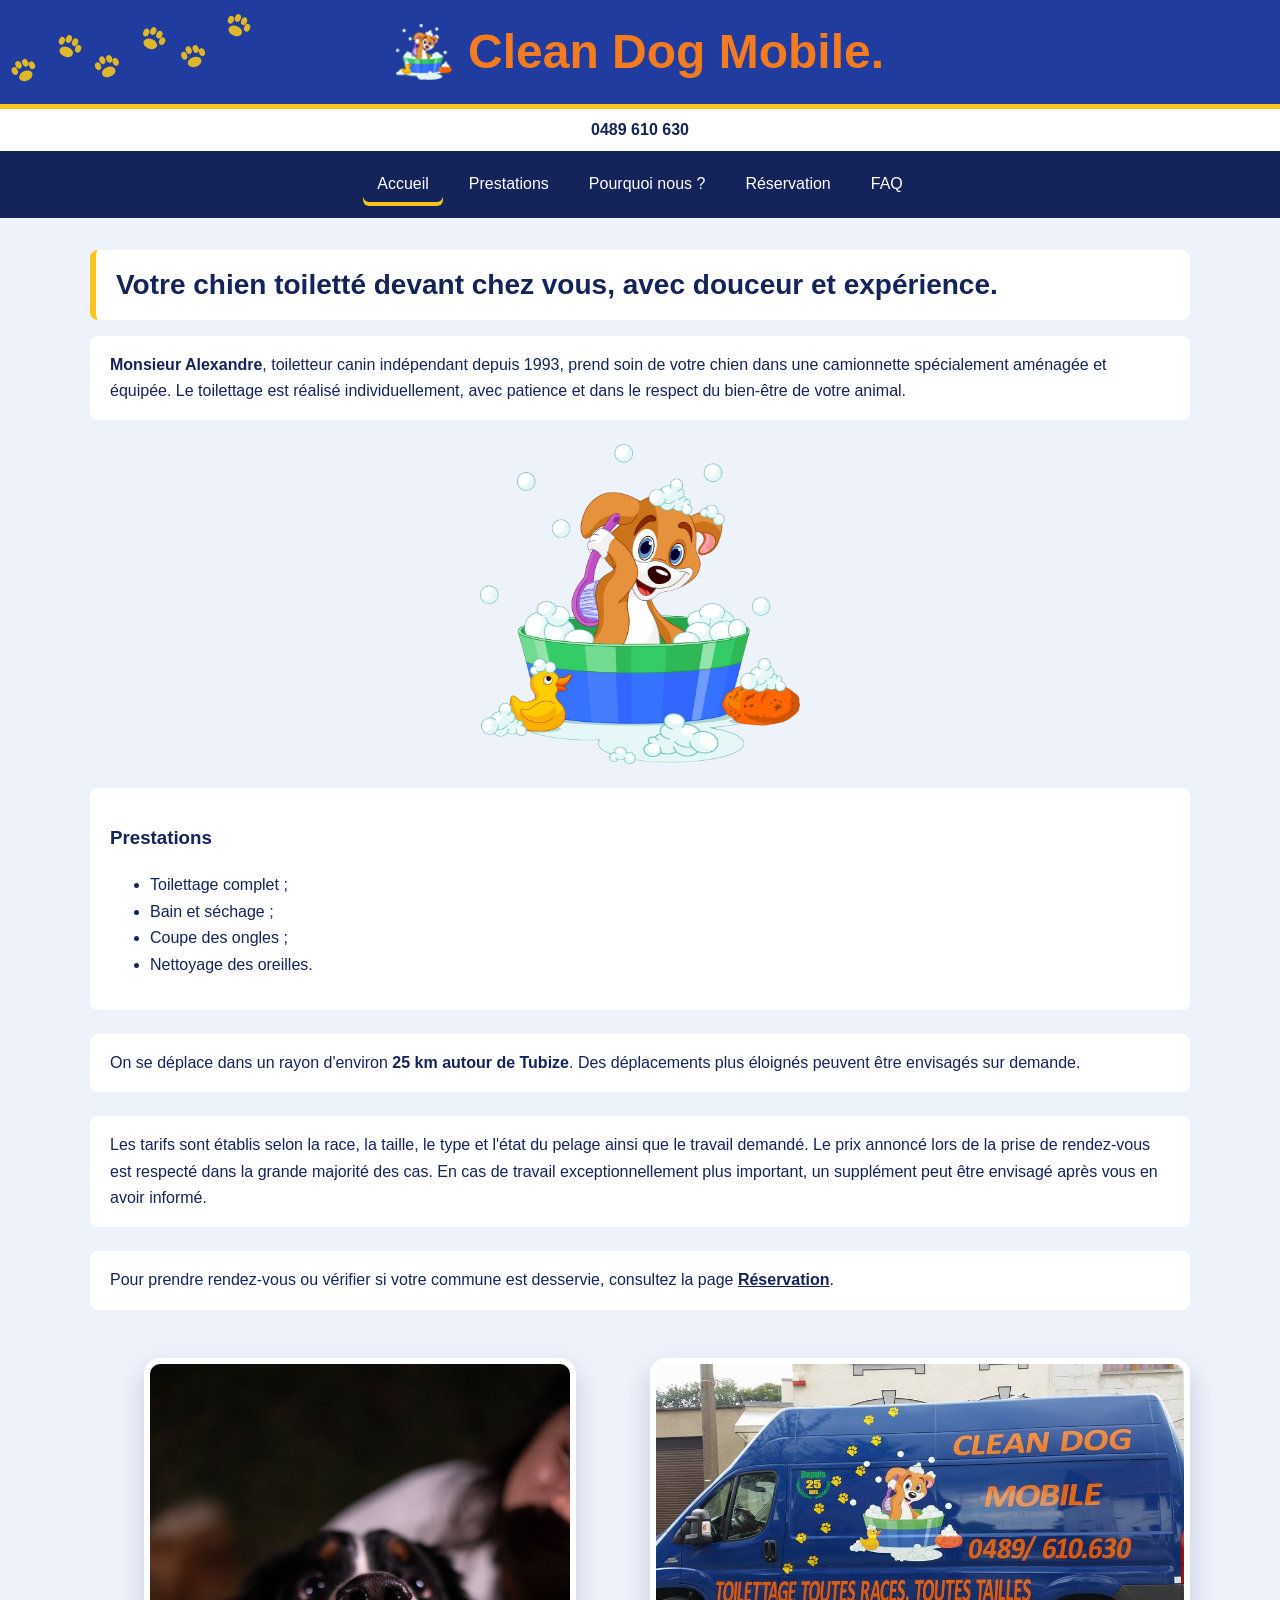
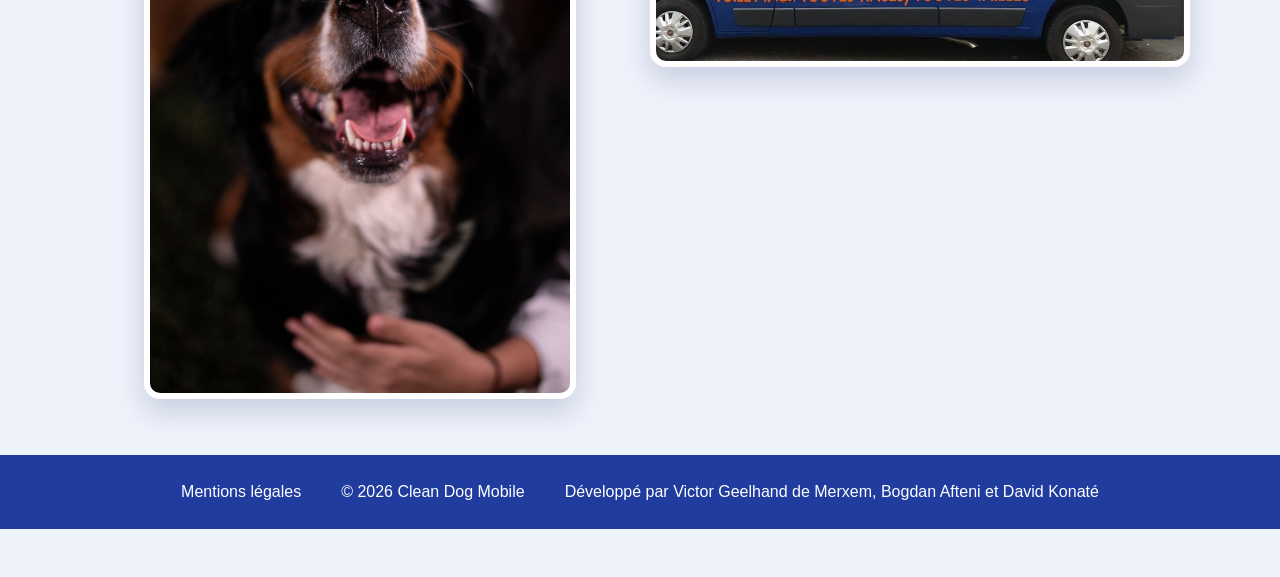
<file: index.html>
<!DOCTYPE html>
<html lang="fr">
<head>
    <meta charset="UTF-8">
    <meta name="viewport" content="width=device-width, initial-scale=1.0">
    <link rel="icon" type="image/png" sizes="48x48" href="IMG/favicon.png">
    <link rel="stylesheet" href="style.css">
    <title>Clean Dog Mobile — Toilettage canin à domicile</title>
</head>
<body>
    <header>
        <h1 class="titre"><img class="mascotte-entete" src="IMG/favicon.png" alt="">Clean Dog Mobile.</h1>
        <a class="telephone-entete" href="tel:+32489610630">0489 610 630</a>
        <nav class="navigation" aria-label="Navigation principale">
            <a href="index.html" aria-current="page">Accueil</a>
            <a href="prestations.html">Prestations</a>
            <a href="pourquoi.html">Pourquoi nous ?</a>
            <a href="reservation.html">Réservation</a>
            <a href="faq.html">FAQ</a>
        </nav>
    </header>
    <main>
        <h2 class="sous-titre">Votre chien toiletté devant chez vous, avec douceur et expérience.</h2>
        <p class="paragraphe"><strong>Monsieur Alexandre</strong>, toiletteur canin indépendant depuis 1993, prend soin de votre chien dans une camionnette spécialement aménagée et équipée. Le toilettage est réalisé individuellement, avec patience et dans le respect du bien-être de votre animal.</p>
        <img class="logo" src="IMG/Logo%20transparent.png" alt="Logo Clean Dog Mobile : un chien dans son bain">
        <section class="paragraphe">
            <h3>Prestations</h3>
            <ul>
                <li>Toilettage complet ;</li>
                <li>Bain et séchage ;</li>
                <li>Coupe des ongles ;</li>
                <li>Nettoyage des oreilles.</li>
            </ul>
        </section>
        <p class="paragraphe">On se déplace dans un rayon d'environ <strong>25 km autour de Tubize</strong>. Des déplacements plus éloignés peuvent être envisagés sur demande.</p>
        <p class="paragraphe">Les tarifs sont établis selon la race, la taille, le type et l'état du pelage ainsi que le travail demandé. Le prix annoncé lors de la prise de rendez-vous est respecté dans la grande majorité des cas. En cas de travail exceptionnellement plus important, un supplément peut être envisagé après vous en avoir informé.</p>
        <p class="paragraphe">Pour prendre rendez-vous ou vérifier si votre commune est desservie, consultez la page <a href="reservation.html">Réservation</a>.</p>
        <div class="images-accueil">
            <img class="image" src="IMG/pexels-ivan-garfias-893137719-30166884.jpg" alt="Un chien toiletté" width="250" height="150">
            <img class="image" src="IMG/camionnette.jpg" alt="Un chien toiletté" width="500" height="300">
        </div>
    </main>
    <a class="appel-mobile" href="tel:+32489610630" aria-label="Appeler Clean Dog Mobile au 0489 610 630">Appeler — 0489 610 630</a>
    <footer class="pied-page">
        <a href="mentions.html">Mentions légales</a>
        <span class="copyright">© 2026 Clean Dog Mobile</span>
        <span class="credits">Développé par Victor Geelhand de Merxem, Bogdan Afteni et David Konaté</span>
    </footer>
</body>
</html>
</file>
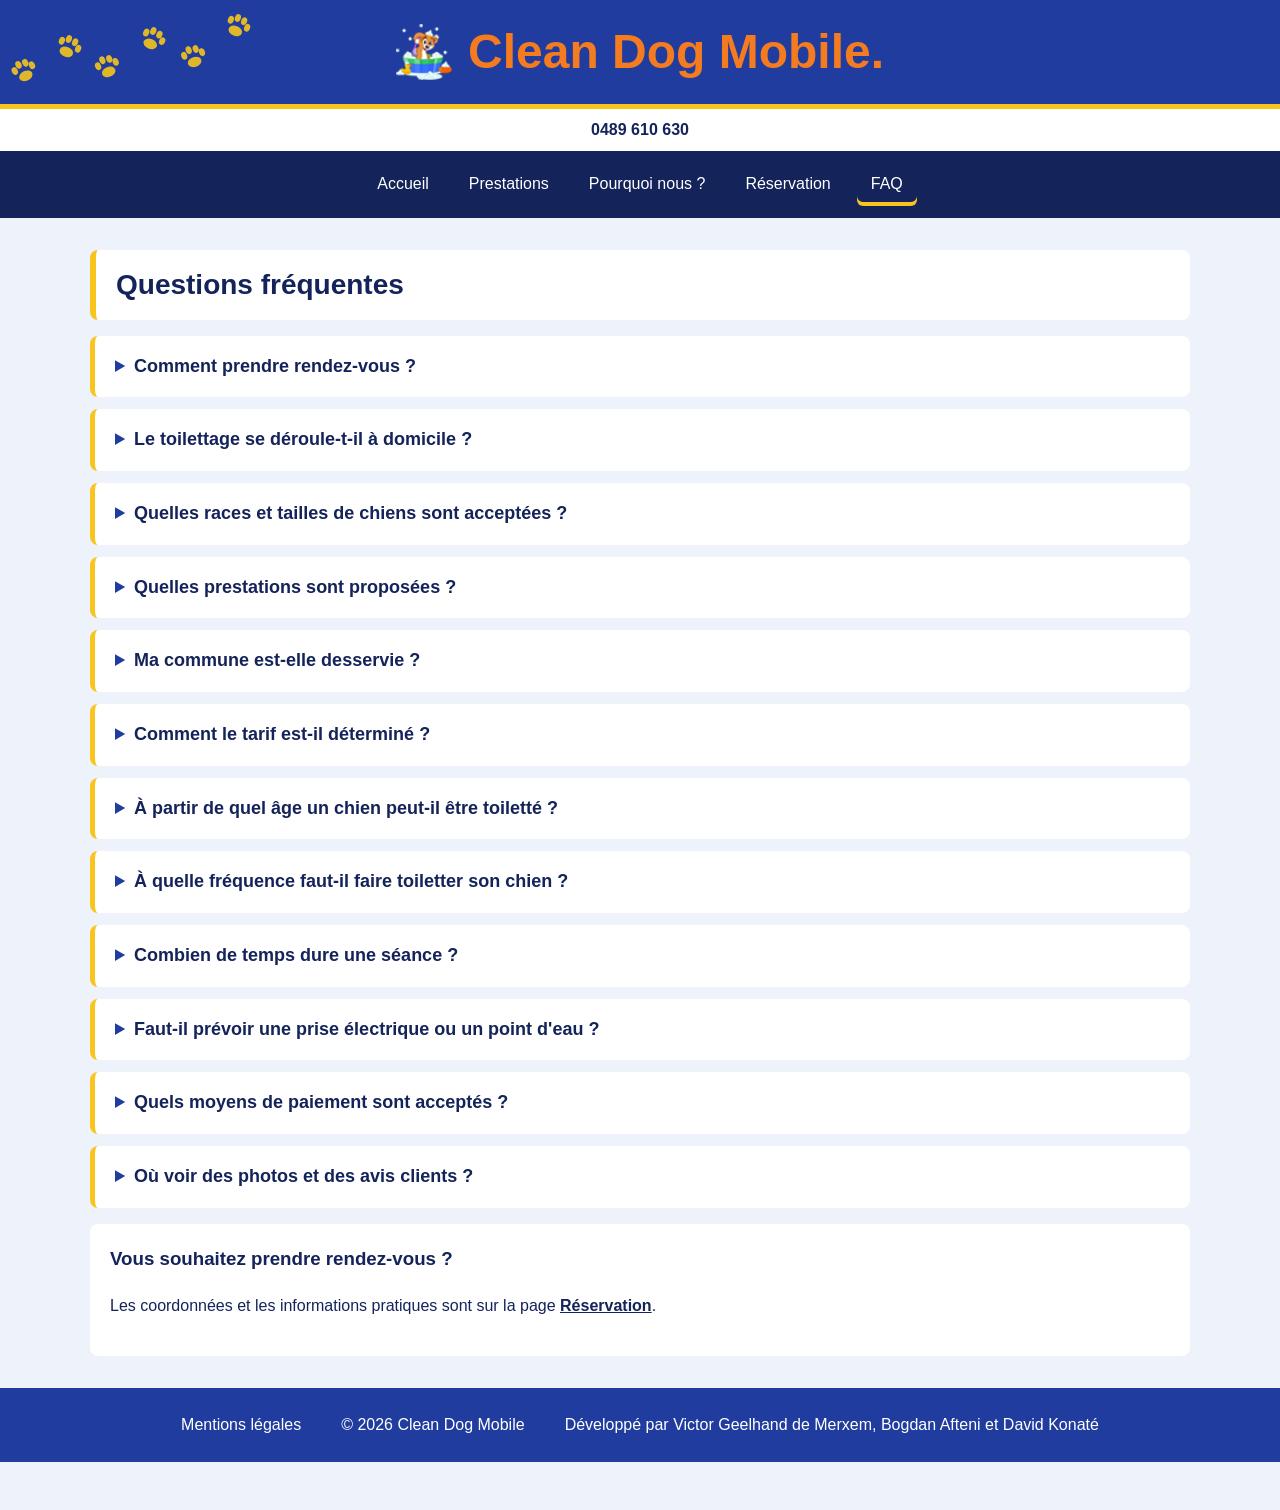
<file: faq.html>
<!DOCTYPE html>
<html lang="fr">
<head>
    <meta charset="UTF-8">
    <meta name="viewport" content="width=device-width, initial-scale=1.0">
    <link rel="icon" type="image/png" sizes="48x48" href="IMG/favicon.png">
    <link rel="stylesheet" href="style.css">
    <title>FAQ — Clean Dog Mobile</title>
</head>
<body>
    <header>
        <h1 class="titre"><img class="mascotte-entete" src="IMG/favicon.png" alt="">Clean Dog Mobile.</h1>
        <a class="telephone-entete" href="tel:+32489610630">0489 610 630</a>
        <nav class="navigation" aria-label="Navigation principale">
            <a href="index.html">Accueil</a>
            <a href="prestations.html">Prestations</a>
            <a href="pourquoi.html">Pourquoi nous ?</a>
            <a href="reservation.html">Réservation</a>
            <a href="faq.html" aria-current="page">FAQ</a>
        </nav>
    </header>

    <main class="contenu-page">
        <h2 class="sous-titre">Questions fréquentes</h2>
        <section class="faq-liste" aria-label="Questions et réponses">
            <details class="faq-item">
                <summary>Comment prendre rendez-vous ?</summary>
                <p>La prise de rendez-vous se fait par téléphone. Nous discuterons de la race de votre chien, de son pelage et du travail souhaité. Si Alexandre n'est pas disponible, laissez un message vocal ou envoyez un SMS ; il vous recontactera dès que possible. Retrouvez les coordonnées sur la page <a href="reservation.html">Réservation</a>.</p>
            </details>

            <details class="faq-item">
                <summary>Le toilettage se déroule-t-il à domicile ?</summary>
                <p>Oui. La camionnette spécialement aménagée et équipée vient devant votre domicile. Le toilettage s'y déroule individuellement, avec douceur et dans le respect du bien-être de votre chien.</p>
            </details>

            <details class="faq-item">
                <summary>Quelles races et tailles de chiens sont acceptées ?</summary>
                <p>Les besoins de chaque chien sont discutés lors de la prise de rendez-vous. Retrouvez les coordonnées sur la page <a href="reservation.html">Réservation</a>.</p>
            </details>

            <details class="faq-item">
                <summary>Quelles prestations sont proposées ?</summary>
                <p>Toilettage complet, bain et séchage, coupe des ongles et nettoyage des oreilles.</p>
            </details>

            <details class="faq-item">
                <summary>Ma commune est-elle desservie ?</summary>
                <p>On se déplace dans un rayon d'environ 25 km autour de Tubize. Un déplacement plus éloigné peut être envisagé sur demande ; vous pourrez en discuter lors de la prise de rendez-vous.</p>
            </details>

            <details class="faq-item">
                <summary>Comment le tarif est-il déterminé ?</summary>
                <p>Le tarif dépend de la race, de la taille, du type de poil, de l'état du pelage et du travail demandé. Dans la grande majorité des cas, le prix annoncé lors de la prise de rendez-vous est respecté. Si un travail exceptionnellement plus important est nécessaire, par exemple en présence d'un pelage fortement noué, un supplément peut être envisagé après vous en avoir informé.</p>
            </details>

            <details class="faq-item">
                <summary>À partir de quel âge un chien peut-il être toiletté ?</summary>
                <p>Dès qu'il a reçu ses premiers vaccins. Un tarif adapté est prévu pour les chiots.</p>
            </details>

            <details class="faq-item">
                <summary>À quelle fréquence faut-il faire toiletter son chien ?</summary>
                <p>Cela dépend de sa race, de son type de poil et de son mode de vie.</p>
            </details>

            <details class="faq-item">
                <summary>Combien de temps dure une séance ?</summary>
                <p>La durée varie selon le chien et le travail à effectuer.</p>
            </details>

            <details class="faq-item">
                <summary>Faut-il prévoir une prise électrique ou un point d'eau ?</summary>
                <p>Une prise électrique doit être mise à disposition. Aucun point d'eau n'est nécessaire.</p>
            </details>

            <details class="faq-item">
                <summary>Quels moyens de paiement sont acceptés ?</summary>
                <p>Le paiement s'effectue en espèces uniquement, notamment en raison des difficultés de connexion réseau dans certaines zones.</p>
            </details>

            <details class="faq-item">
                <summary>Où voir des photos et des avis clients ?</summary>
                <p>Retrouvez des photos, des réalisations et des avis clients sur la page Facebook « Alexandre CleanDogMobile ».</p>
            </details>
        </section>

        <section class="carte">
            <h3>Vous souhaitez prendre rendez-vous ?</h3>
            <p>Les coordonnées et les informations pratiques sont sur la page <a href="reservation.html">Réservation</a>.</p>
        </section>
    </main>

    <a class="appel-mobile" href="tel:+32489610630" aria-label="Appeler Clean Dog Mobile au 0489 610 630">Appeler — 0489 610 630</a>
    <footer class="pied-page">
        <a href="mentions.html">Mentions légales</a>
        <span class="copyright">© 2026 Clean Dog Mobile</span>
        <span class="credits">Développé par Victor Geelhand de Merxem, Bogdan Afteni et David Konaté</span>
    </footer>
</body>
</html>
</file>
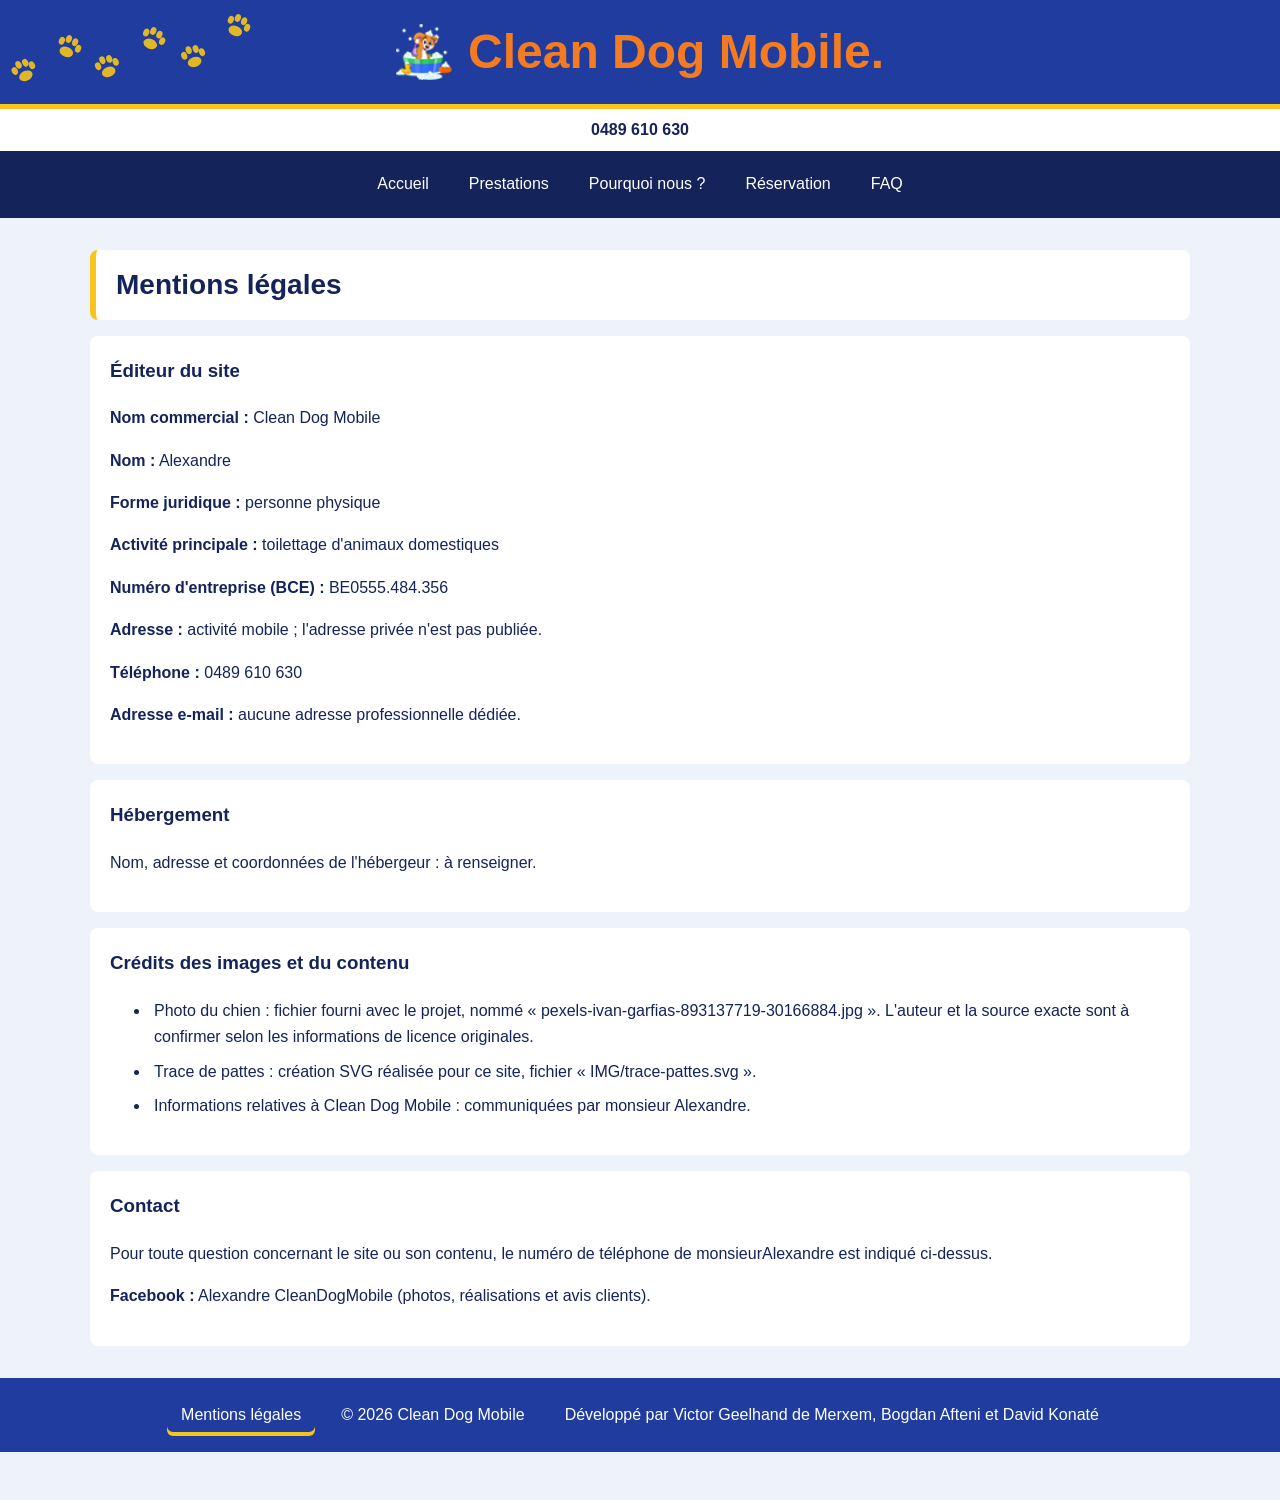
<file: mentions.html>
<!DOCTYPE html>
<html lang="fr">
<head>
    <meta charset="UTF-8">
    <meta name="viewport" content="width=device-width, initial-scale=1.0">
    <link rel="icon" type="image/png" sizes="48x48" href="IMG/favicon.png">
    <link rel="stylesheet" href="style.css">
    <title>Mentions légales — Clean Dog Mobile</title>
</head>
<body>
    <header>
        <h1 class="titre"><img class="mascotte-entete" src="IMG/favicon.png" alt="">Clean Dog Mobile.</h1>
        <a class="telephone-entete" href="tel:+32489610630">0489 610 630</a>
        <nav class="navigation" aria-label="Navigation principale">
            <a href="index.html">Accueil</a>
            <a href="prestations.html">Prestations</a>
            <a href="pourquoi.html">Pourquoi nous ?</a>
            <a href="reservation.html">Réservation</a>
            <a href="faq.html">FAQ</a>
        </nav>
    </header>

    <main class="contenu-page">
        <h2 class="sous-titre">Mentions légales</h2>
        <section class="carte">
            <h3>Éditeur du site</h3>
            <p><strong>Nom commercial :</strong> Clean Dog Mobile</p>
            <p><strong>Nom :</strong> Alexandre</p>
            <p><strong>Forme juridique :</strong> personne physique</p>
            <p><strong>Activité principale :</strong> toilettage d'animaux domestiques</p>
            <p><strong>Numéro d'entreprise (BCE) :</strong> BE0555.484.356</p>
            <p><strong>Adresse :</strong> activité mobile ; l'adresse privée n'est pas publiée.</p>
            <p><strong>Téléphone :</strong> 0489 610 630</p>
            <p><strong>Adresse e-mail :</strong> aucune adresse professionnelle dédiée.</p>
        </section>

        <section class="carte">
            <h3>Hébergement</h3>
            <p>Nom, adresse et coordonnées de l'hébergeur : à renseigner.</p>
        </section>

        <section class="carte">
            <h3>Crédits des images et du contenu</h3>
            <ul>
                <li>Photo du chien : fichier fourni avec le projet, nommé « pexels-ivan-garfias-893137719-30166884.jpg ». L'auteur et la source exacte sont à confirmer selon les informations de licence originales.</li>
                <li>Trace de pattes : création SVG réalisée pour ce site, fichier « IMG/trace-pattes.svg ».</li>
                <li>Informations relatives à Clean Dog Mobile : communiquées par monsieur Alexandre.</li>
            </ul>
        </section>

        <section class="carte">
            <h3>Contact</h3>
            <p>Pour toute question concernant le site ou son contenu, le numéro de téléphone de monsieurAlexandre est indiqué ci-dessus.</p>
            <p><strong>Facebook :</strong> Alexandre CleanDogMobile (photos, réalisations et avis clients).</p>
        </section>
    </main>

    <a class="appel-mobile" href="tel:+32489610630" aria-label="Appeler Clean Dog Mobile au 0489 610 630">Appeler — 0489 610 630</a>
    <footer class="pied-page">
        <a href="mentions.html" aria-current="page">Mentions légales</a>
        <span class="copyright">© 2026 Clean Dog Mobile</span>
        <span class="credits">Développé par Victor Geelhand de Merxem, Bogdan Afteni et David Konaté</span>
    </footer>
</body>
</html>
</file>
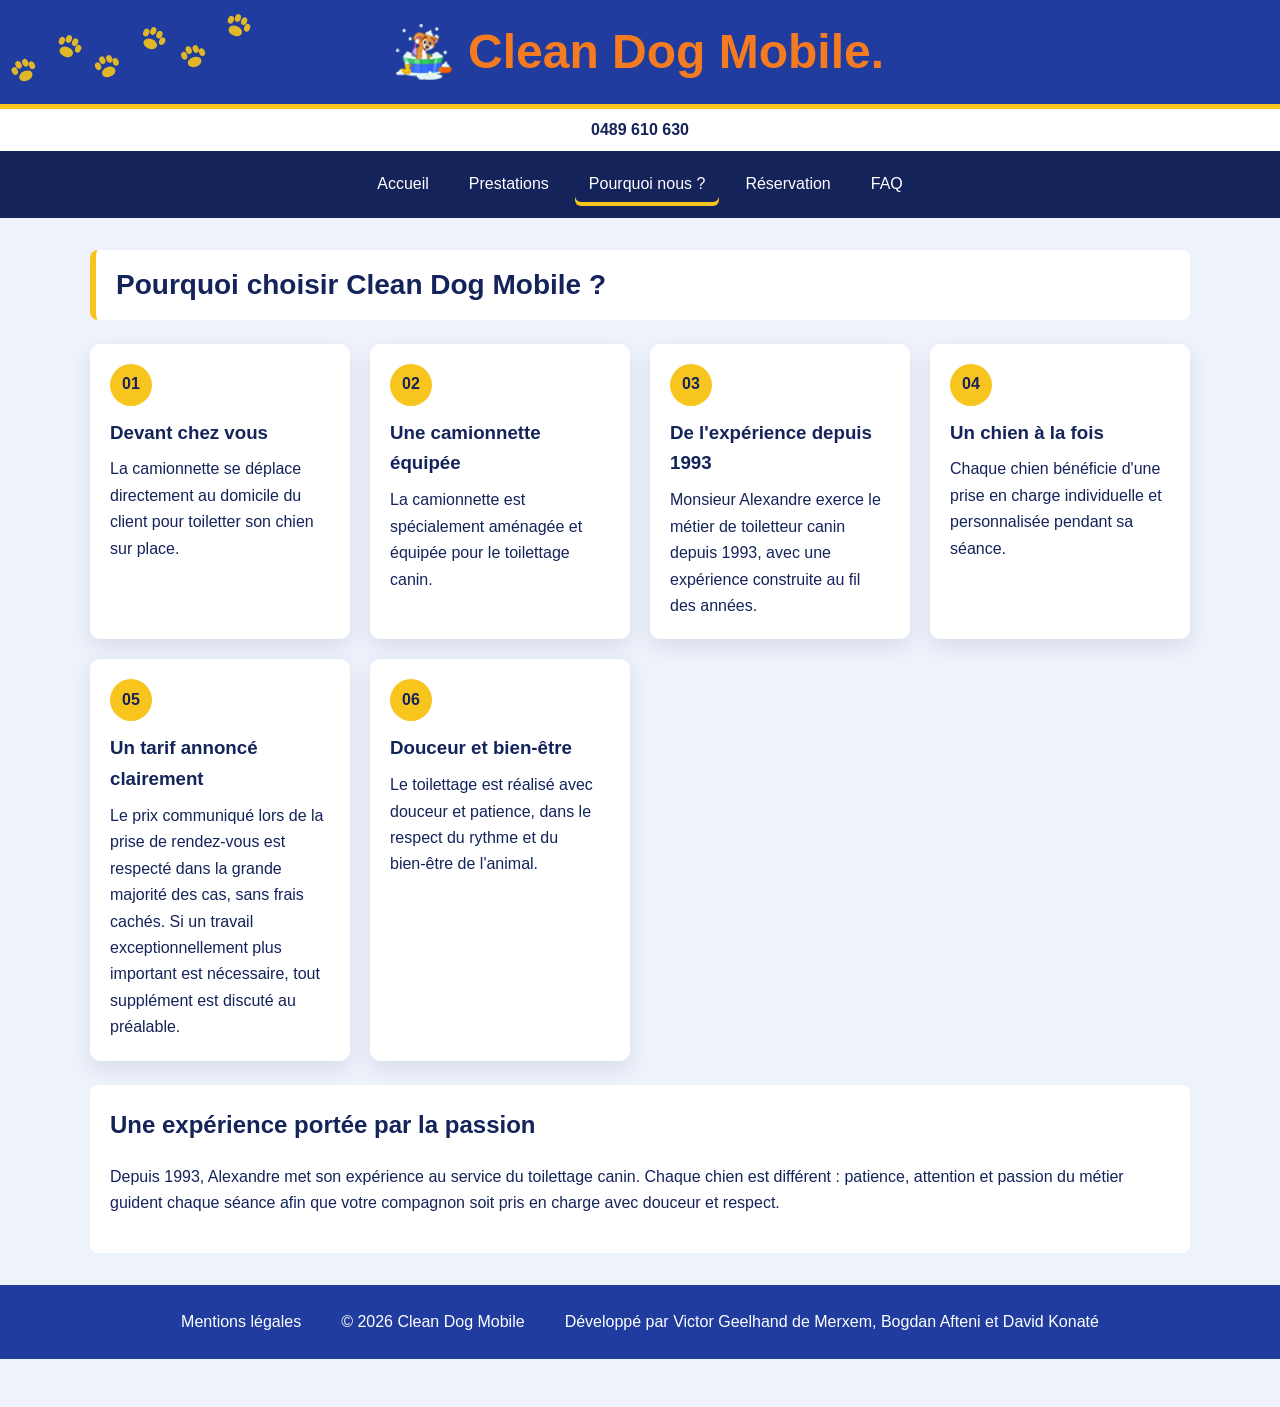
<file: pourquoi.html>
<!DOCTYPE html>
<html lang="fr">
<head>
    <meta charset="UTF-8">
    <meta name="viewport" content="width=device-width, initial-scale=1.0">
    <link rel="icon" type="image/png" sizes="48x48" href="IMG/favicon.png">
    <link rel="stylesheet" href="style.css">
    <title>Pourquoi nous ? — Clean Dog Mobile</title>
</head>
<body>
    <header>
        <h1 class="titre"><img class="mascotte-entete" src="IMG/favicon.png" alt="">Clean Dog Mobile.</h1>
        <a class="telephone-entete" href="tel:+32489610630">0489 610 630</a>
        <nav class="navigation" aria-label="Navigation principale">
            <a href="index.html">Accueil</a>
            <a href="prestations.html">Prestations</a>
            <a href="pourquoi.html" aria-current="page">Pourquoi nous ?</a>
            <a href="reservation.html">Réservation</a>
            <a href="faq.html">FAQ</a>
        </nav>
    </header>

    <main class="contenu-page">
        <h2 class="sous-titre">Pourquoi choisir Clean Dog Mobile ?</h2>
        <section class="arguments-grille" aria-label="Les six atouts de Clean Dog Mobile">
            <article class="argument-carte">
                <span class="argument-numero" aria-hidden="true">01</span>
                <h3>Devant chez vous</h3>
                <p>La camionnette se déplace directement au domicile du client pour toiletter son chien sur place.</p>
            </article>
            <article class="argument-carte">
                <span class="argument-numero" aria-hidden="true">02</span>
                <h3>Une camionnette équipée</h3>
                <p>La camionnette est spécialement aménagée et équipée pour le toilettage canin.</p>
            </article>
            <article class="argument-carte">
                <span class="argument-numero" aria-hidden="true">03</span>
                <h3>De l'expérience depuis 1993</h3>
                <p>Monsieur Alexandre exerce le métier de toiletteur canin depuis 1993, avec une expérience construite au fil des années.</p>
            </article>
            <article class="argument-carte">
                <span class="argument-numero" aria-hidden="true">04</span>
                <h3>Un chien à la fois</h3>
                <p>Chaque chien bénéficie d'une prise en charge individuelle et personnalisée pendant sa séance.</p>
            </article>
            <article class="argument-carte">
                <span class="argument-numero" aria-hidden="true">05</span>
                <h3>Un tarif annoncé clairement</h3>
                <p>Le prix communiqué lors de la prise de rendez-vous est respecté dans la grande majorité des cas, sans frais cachés. Si un travail exceptionnellement plus important est nécessaire, tout supplément est discuté au préalable.</p>
            </article>
            <article class="argument-carte">
                <span class="argument-numero" aria-hidden="true">06</span>
                <h3>Douceur et bien-être</h3>
                <p>Le toilettage est réalisé avec douceur et patience, dans le respect du rythme et du bien-être de l'animal.</p>
            </article>
        </section>

        <section class="carte experience">
            <h2>Une expérience portée par la passion</h2>
            <p>Depuis 1993, Alexandre met son expérience au service du toilettage canin. Chaque chien est différent : patience, attention et passion du métier guident chaque séance afin que votre compagnon soit pris en charge avec douceur et respect.</p>
        </section>

    </main>

    <a class="appel-mobile" href="tel:+32489610630" aria-label="Appeler Clean Dog Mobile au 0489 610 630">Appeler — 0489 610 630</a>
    <footer class="pied-page">
        <a href="mentions.html">Mentions légales</a>
        <span class="copyright">© 2026 Clean Dog Mobile</span>
        <span class="credits">Développé par Victor Geelhand de Merxem, Bogdan Afteni et David Konaté</span>
    </footer>
</body>
</html>
</file>
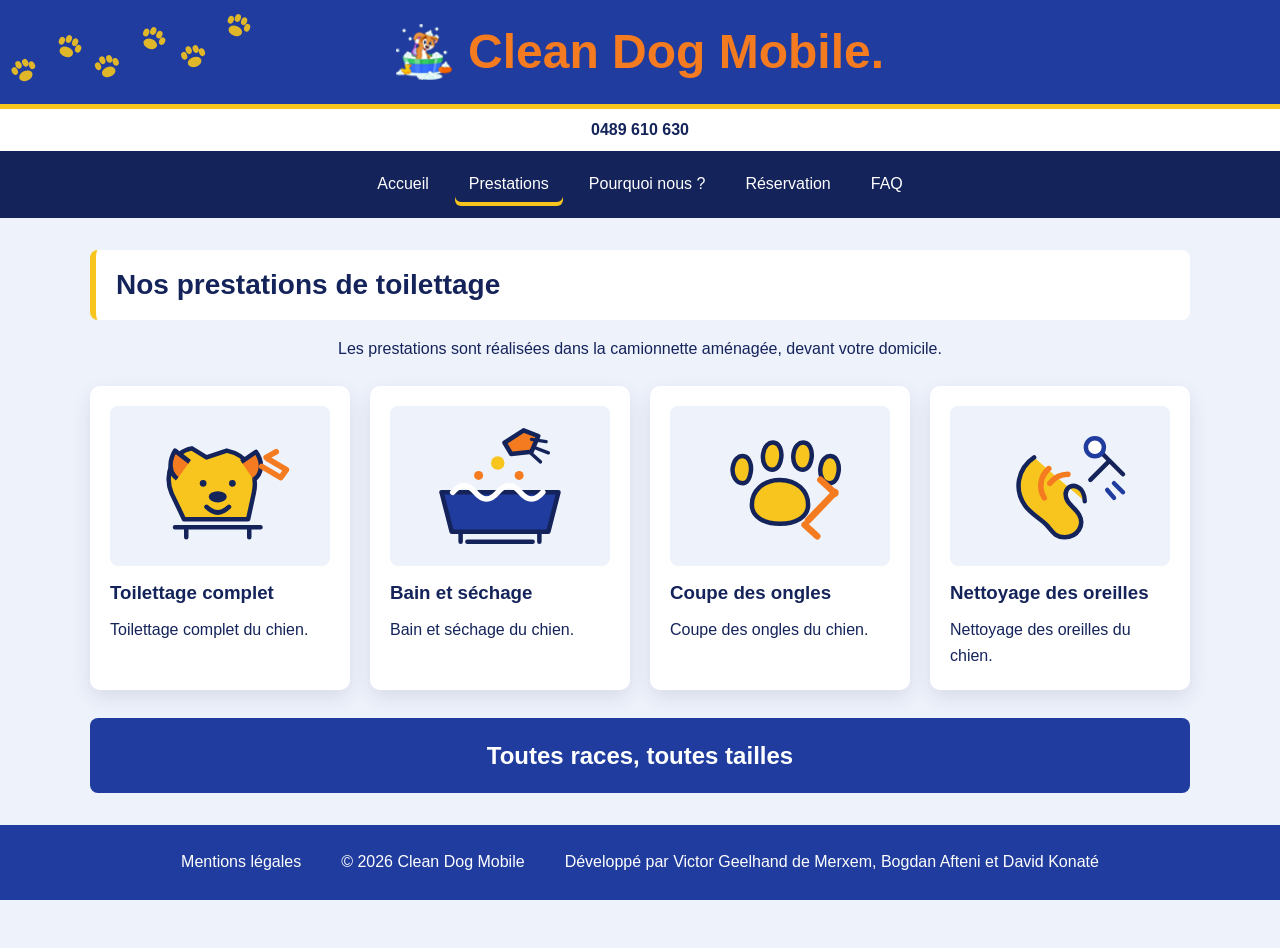
<file: prestations.html>
<!DOCTYPE html>
<html lang="fr">
<head>
    <meta charset="UTF-8">
    <meta name="viewport" content="width=device-width, initial-scale=1.0">
    <link rel="icon" type="image/png" sizes="48x48" href="IMG/favicon.png">
    <link rel="stylesheet" href="style.css">
    <title>Prestations — Clean Dog Mobile</title>
</head>
<body>
    <header>
        <h1 class="titre"><img class="mascotte-entete" src="IMG/favicon.png" alt="">Clean Dog Mobile.</h1>
        <a class="telephone-entete" href="tel:+32489610630">0489 610 630</a>
        <nav class="navigation" aria-label="Navigation principale">
            <a href="index.html">Accueil</a>
            <a href="prestations.html" aria-current="page">Prestations</a>
            <a href="pourquoi.html">Pourquoi nous ?</a>
            <a href="reservation.html">Réservation</a>
            <a href="faq.html">FAQ</a>
        </nav>
    </header>

    <main class="contenu-page">
        <h2 class="sous-titre">Nos prestations de toilettage</h2>
        <p class="intro-page">Les prestations sont réalisées dans la camionnette aménagée, devant votre domicile.</p>

        <section class="prestation-grille" aria-label="Les quatre prestations">
            <article class="prestation-carte">
                <div class="prestation-visuel">
                    <img class="prestation-illustration" src="IMG/img%20prestation/prestation-toilettage.svg" alt="Illustration d'un chien brossé">
                </div>
                <h3>Toilettage complet</h3>
                <p>Toilettage complet du chien.</p>
            </article>

            <article class="prestation-carte">
                <div class="prestation-visuel">
                    <img class="prestation-illustration" src="IMG/img%20prestation/prestation-bain-sechage.svg" alt="Illustration d'un bain et d'un séchage">
                </div>
                <h3>Bain et séchage</h3>
                <p>Bain et séchage du chien.</p>
            </article>

            <article class="prestation-carte">
                <div class="prestation-visuel">
                    <img class="prestation-illustration" src="IMG/img%20prestation/prestation-coupe-ongles.svg" alt="Illustration d'une patte et d'un coupe-ongles">
                </div>
                <h3>Coupe des ongles</h3>
                <p>Coupe des ongles du chien.</p>
            </article>

            <article class="prestation-carte">
                <div class="prestation-visuel">
                    <img class="prestation-illustration" src="IMG/img%20prestation/prestation-nettoyage-oreilles.svg" alt="Illustration d'une oreille de chien et d'un coton">
                </div>
                <h3>Nettoyage des oreilles</h3>
                <p>Nettoyage des oreilles du chien.</p>
            </article>
        </section>

        <p class="bandeau-races"><strong>Toutes races, toutes tailles</strong></p>

    </main>

    <a class="appel-mobile" href="tel:+32489610630" aria-label="Appeler Clean Dog Mobile au 0489 610 630">Appeler — 0489 610 630</a>
    <footer class="pied-page">
        <a href="mentions.html">Mentions légales</a>
        <span class="copyright">© 2026 Clean Dog Mobile</span>
        <span class="credits">Développé par Victor Geelhand de Merxem, Bogdan Afteni et David Konaté</span>
    </footer>
</body>
</html>
</file>
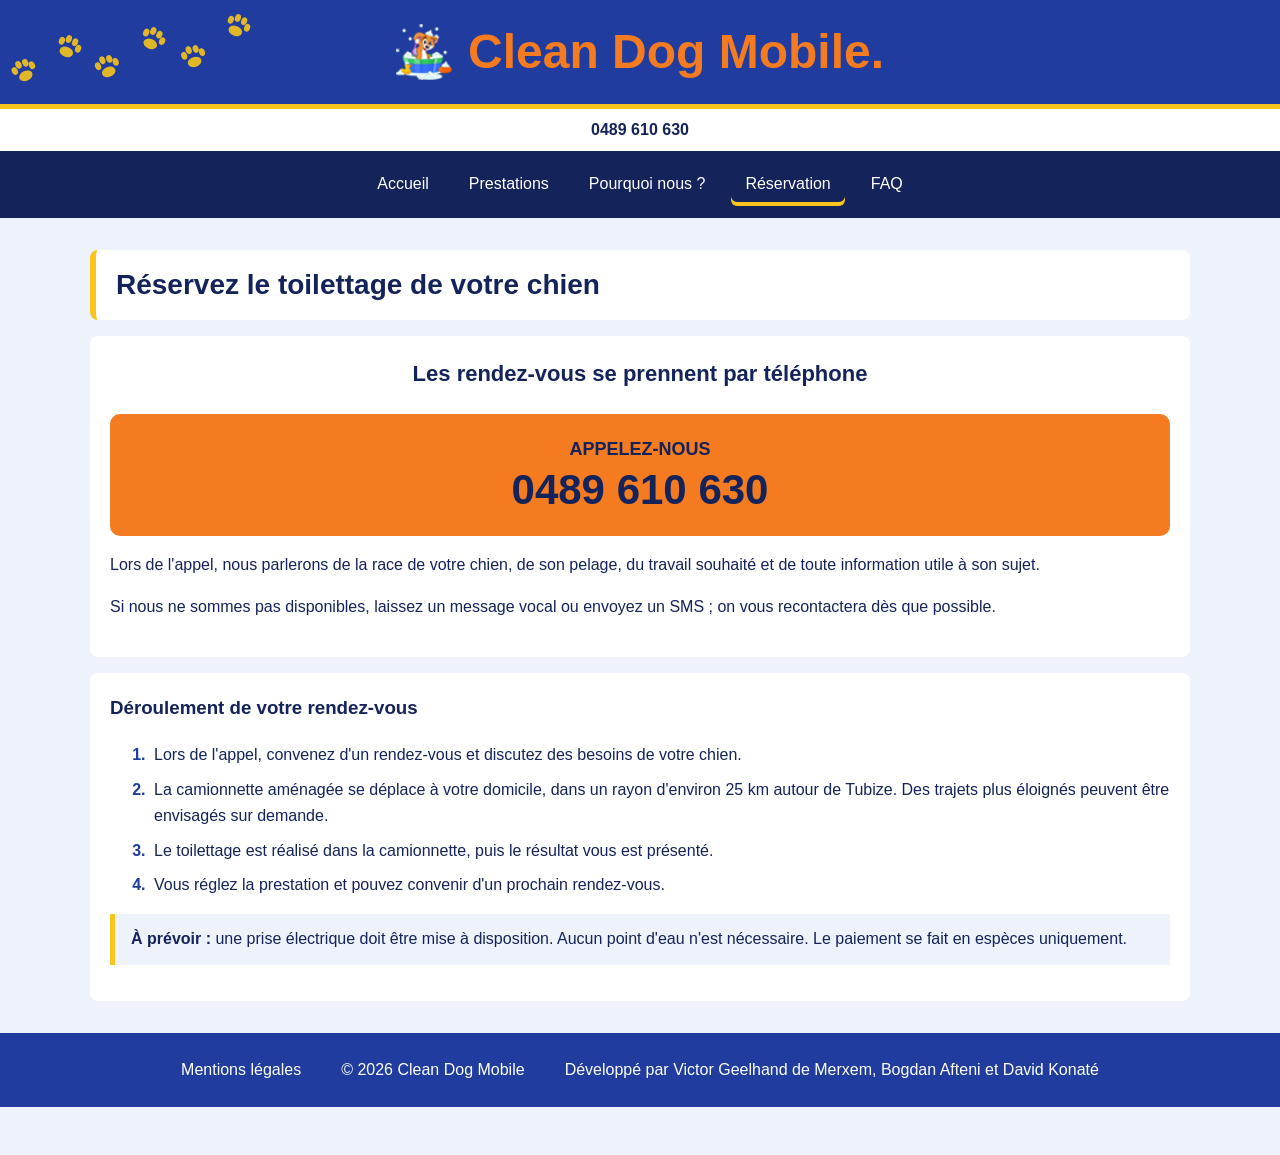
<file: reservation.html>
<!DOCTYPE html>
<html lang="fr">
<head>
    <meta charset="UTF-8">
    <meta name="viewport" content="width=device-width, initial-scale=1.0">
    <link rel="icon" type="image/png" sizes="48x48" href="IMG/favicon.png">
    <link rel="stylesheet" href="style.css">
    <title>Réservation — Clean Dog Mobile</title>
</head>
<body>
    <header>
        <h1 class="titre"><img class="mascotte-entete" src="IMG/favicon.png" alt="">Clean Dog Mobile.</h1>
        <a class="telephone-entete" href="tel:+32489610630">0489 610 630</a>
        <nav class="navigation" aria-label="Navigation principale">
            <a href="index.html">Accueil</a>
            <a href="prestations.html">Prestations</a>
            <a href="pourquoi.html">Pourquoi nous ?</a>
            <a href="reservation.html" aria-current="page">Réservation</a>
            <a href="faq.html">FAQ</a>
        </nav>
    </header>

    <main class="contenu-page">
        <h2 class="sous-titre">Réservez le toilettage de votre chien</h2>
        <section class="carte appel-reservation">
            <p class="appel-intro">Les rendez-vous se prennent par téléphone</p>
            <a class="bouton-appel" href="tel:+32489610630" aria-label="Appeler Clean Dog Mobile au 0489 610 630">
                <span class="appel-legende">Appelez-nous</span>
                <span class="numero-telephone">0489 610 630</span>
            </a>
            <p>Lors de l'appel, nous parlerons de la race de votre chien, de son pelage, du travail souhaité et de toute information utile à son sujet.</p>
            <p>Si nous ne sommes pas disponibles, laissez un message vocal ou envoyez un SMS ; on vous recontactera dès que possible.</p>
        </section>

        <section class="carte">
            <h3>Déroulement de votre rendez-vous</h3>
            <ol class="etapes-reservation">
                <li>Lors de l'appel, convenez d'un rendez-vous et discutez des besoins de votre chien.</li>
                <li>La camionnette aménagée se déplace à votre domicile, dans un rayon d'environ 25 km autour de Tubize. Des trajets plus éloignés peuvent être envisagés sur demande.</li>
                <li>Le toilettage est réalisé dans la camionnette, puis le résultat vous est présenté.</li>
                <li>Vous réglez la prestation et pouvez convenir d'un prochain rendez-vous.</li>
            </ol>
            <p class="informations-pratiques"><strong>À prévoir :</strong> une prise électrique doit être mise à disposition. Aucun point d'eau n'est nécessaire. Le paiement se fait en espèces uniquement.</p>
        </section>
    </main>

    <a class="appel-mobile" href="tel:+32489610630" aria-label="Appeler Clean Dog Mobile au 0489 610 630">Appeler — 0489 610 630</a>
    <footer class="pied-page">
        <a href="mentions.html">Mentions légales</a>
        <span class="copyright">© 2026 Clean Dog Mobile</span>
        <span class="credits">Développé par Victor Geelhand de Merxem, Bogdan Afteni et David Konaté</span>
    </footer>
</body>
</html>
</file>
<file: style.css>
/* Couleurs réutilisées sur tout le site. */
:root {
    --bleu-nuit: #14235A;
    --bleu: #1F3C9E;
    --jaune: #F7C51E;
    --orange: #F47B20;
    --fond: #EEF2FB;
    --blanc: #FFFFFF;
}

/* Les tailles incluent aussi les bordures et les marges intérieures. */
* {
    box-sizing: border-box;
}

/* Style général des pages : fond, texte et espace pour le bas de page. */
body {
    margin: 0;
    min-height: 100vh;
    padding: 0 0 48px;
    background: var(--fond);
    color: var(--bleu-nuit);
    font-family: "Trebuchet MS", Arial, sans-serif;
    font-size: 16px;
    line-height: 1.65;
}

/* Grand titre du haut de page. */
.titre {
    display: flex;
    align-items: center;
    justify-content: center;
    gap: 16px;
    margin: 0;
    padding: 24px 16px;
    position: relative;
    background: var(--bleu);
    border-bottom: 5px solid var(--jaune);
    color: var(--orange);
    font-size: 48px;
    line-height: 1.15;
    text-align: center;
}

/* Taille et place de la petite image dans le titre. */
.mascotte-entete {
    width: 56px;
    height: 56px;
    flex: 0 0 auto;
    object-fit: contain;
}

/* Décoration en forme de traces de pattes derrière le titre. */
.titre::after {
    content: "";
    position: absolute;
    top: 0;
    left: 0;
    width: 260px;
    max-width: 42%;
    height: 100%;
    pointer-events: none;
    background: url("IMG/trace-pattes.svg") left center / 100% 100% no-repeat;
    opacity: 0.9;
}

/* Titre placé au-dessus du contenu de chaque page. */
.sous-titre {
    width: 90%;
    max-width: 1100px;
    margin: 32px auto 16px;
    padding: 16px 20px;
    background: #FFFFFF;
    border-left: 6px solid #F7C51E;
    border-radius: 8px;
    color: #14235A;
    font-size: 28px;
    line-height: 1.35;
}

/* Menu principal : liens centrés et répartis sur plusieurs lignes si besoin. */
.navigation {
    display: flex;
    justify-content: center;
    gap: 12px;
    flex-wrap: wrap;
    padding: 12px 16px;
    background: var(--bleu-nuit);
}

/* Numéro de téléphone affiché sous le titre. */
.telephone-entete {
    display: block;
    padding: 8px 16px;
    background: #FFFFFF;
    color: #14235A;
    font-weight: bold;
    text-align: center;
    text-decoration: none;
}

/* Souligne le numéro quand on le survole ou le sélectionne au clavier. */
.telephone-entete:hover,
.telephone-entete:focus {
    text-decoration: underline;
}

/* Style partagé par les liens du menu et du pied de page. */
.navigation a,
.pied-page a {
    display: inline-block;
    padding: 8px 14px;
    border-radius: 6px;
    color: #FFFFFF;
    text-decoration: none;
}

/* Change le fond des liens au survol ou quand on les sélectionne. */
.navigation a:hover,
.navigation a:focus,
.pied-page a:hover,
.pied-page a:focus {
    background: #1F3C9E;
    text-decoration: underline;
}

/* Marque le lien de la page actuelle dans le menu. */
.navigation a[aria-current="page"] {
    box-shadow: inset 0 -4px 0 #F7C51E;
}

/* Marque le lien actuel si le pied de page en contient un. */
.pied-page a[aria-current="page"] {
    box-shadow: inset 0 -4px 0 #F7C51E;
}

/* Centre le contenu des pages et limite sa largeur sur les grands écrans. */
.contenu-page {
    width: 90%;
    max-width: 1100px;
    margin: 0 auto;
}

/* Le sous-titre prend toute la largeur de la zone de contenu. */
.contenu-page .sous-titre {
    width: 100%;
}

/* Carte blanche utilisée pour présenter des informations. */
.carte {
    margin: 16px 0;
    padding: 20px;
    background: #FFFFFF;
    border-radius: 8px;
}

/* Titre à l'intérieur d'une carte. */
.carte h3 {
    margin-top: 0;
    color: #14235A;
}

/* Liens faciles à repérer dans les cartes et les paragraphes. */
.carte a:not(.bouton-appel),
.paragraphe a {
    color: #14235A;
    font-weight: bold;
    text-decoration: underline;
}

/* Grand bouton pour appeler, avec son texte centré. */
.bouton-appel {
    display: flex;
    flex-direction: column;
    align-items: center;
    width: 100%;
    margin: 12px 0;
    padding: 18px 20px;
    border: 3px solid #F47B20;
    border-radius: 10px;
    background: #F47B20;
    color: #14235A;
    font-weight: bold;
    text-align: center;
    text-decoration: none;
}

/* Texte d'introduction au-dessus du numéro d'appel. */
.appel-intro {
    margin-top: 0;
    font-size: 22px;
    font-weight: bold;
    text-align: center;
}

/* Texte qui présente le numéro de téléphone. */
.appel-legende {
    font-size: 18px;
    text-transform: uppercase;
}

/* Numéro de téléphone affiché en grand. */
.numero-telephone {
    font-size: 42px;
    line-height: 1.2;
}

/* Le bouton d'appel change de couleur au survol ou à la sélection. */
.bouton-appel:hover,
.bouton-appel:focus {
    background: #F7C51E;
}

/* Contour visible quand le bouton est sélectionné au clavier. */
.bouton-appel:focus-visible {
    outline: 3px solid #14235A;
    outline-offset: 4px;
}

/* Aère les étapes et les listes dans les cartes. */
.etapes-reservation li,
.carte li {
    margin-bottom: 8px;
    padding-left: 4px;
}

/* Met en évidence les numéros des étapes. */
.etapes-reservation li::marker {
    color: #1F3C9E;
    font-weight: bold;
}

/* Bloc qui met en avant les informations pratiques. */
.informations-pratiques {
    padding: 12px 16px;
    border-left: 5px solid #F7C51E;
    background: #EEF2FB;
}

/* Bloc qui signale une note à compléter. */
.note-a-completer {
    padding: 14px 18px;
    border-left: 5px solid #F7C51E;
    background: #FFFFFF;
}

/* Ajoute de l'espace autour de la liste des questions fréquentes. */
.faq-liste {
    margin: 16px 0;
}

/* Présente chaque question fréquente dans une carte. */
.faq-item {
    margin: 12px 0;
    padding: 16px 20px;
    border-left: 5px solid #F7C51E;
    border-radius: 8px;
    background: #FFFFFF;
}

/* Rend les questions plus visibles et indique qu'on peut cliquer dessus. */
.faq-item summary {
    color: #14235A;
    font-size: 18px;
    font-weight: bold;
    cursor: pointer;
}

/* Colore la flèche qui ouvre ou ferme une question. */
.faq-item summary::marker {
    color: #1F3C9E;
}

/* Évite un espace en trop après la réponse. */
.faq-item p {
    margin-bottom: 0;
}

/* Barre du bas : centre les liens et passe à la ligne si nécessaire. */
.pied-page {
    display: flex;
    justify-content: center;
    gap: 12px;
    flex-wrap: wrap;
    margin-top: 32px;
    padding: 16px;
    background: var(--bleu);
}

/* Texte du copyright et noms des personnes qui ont créé le site. */
.copyright,
.credits {
    display: inline-block;
    padding: 8px 14px;
    color: #FFFFFF;
}

/* Bloc blanc pour le texte courant, centré et limité en largeur. */
.paragraphe {
    width: 90%;
    max-width: 1100px;
    margin: 16px auto 24px;
    padding: 16px 20px;
    background: #FFFFFF;
    border-radius: 8px;
    color: #14235A;
}

/* Image centrée, adaptée à l'écran et encadrée. */
.image {
    display: block;
    width: 90%;
    max-width: 700px;
    height: auto;
    margin: 24px auto;
    border: 6px solid #FFFFFF;
    border-radius: 16px;
    box-shadow: 0 12px 28px rgb(20 35 90 / 18%);
    object-fit: cover;
}

/* Affiche les deux images de l'accueil côte à côte. */
.images-accueil {
    display: grid;
    grid-template-columns: repeat(2, minmax(0, 1fr));
    gap: 20px;
    width: 90%;
    max-width: 1100px;
    margin: 0 auto;
}

.images-accueil .image {
    width: 100%;
    margin: 24px 0;
}

.images-accueil .image:first-child {
    width: 80%;
    justify-self: center;
}

/* Logo centré, avec une taille limitée. */
.logo {
    display: block;
    width: min(80%, 320px);
    height: auto;
    margin: 8px auto 24px;
}

/* Espacement et alignement du texte d'introduction d'une page. */
.intro-page {
    margin: 16px 0 24px;
    text-align: center;
}

/* Présente les prestations et les arguments sous forme de grille. */
.prestation-grille,
.arguments-grille {
    display: grid;
    grid-template-columns: repeat(auto-fit, minmax(240px, 1fr));
    gap: 20px;
    margin: 24px 0;
}

/* Apparence des cartes de prestation et des arguments. */
.prestation-carte,
.argument-carte {
    padding: 20px;
    border-radius: 10px;
    background: #FFFFFF;
    box-shadow: 0 8px 20px rgb(20 35 90 / 10%);
}

/* Espacement des titres dans les cartes. */
.prestation-carte h3,
.argument-carte h3 {
    margin: 12px 0 8px;
}

/* Retire la marge sous le texte des cartes. */
.prestation-carte p,
.argument-carte p {
    margin: 0;
}

/* Zone de fond derrière chaque illustration de prestation. */
.prestation-visuel {
    display: grid;
    min-height: 160px;
    place-items: center;
    border-radius: 8px;
    background: #EEF2FB;
}

/* Taille de l'illustration, sans la déformer. */
.prestation-illustration {
    display: block;
    width: 180px;
    max-width: 90%;
    height: 140px;
    object-fit: contain;
}

/* Affiche le numéro d'un argument dans un cercle. */
.argument-numero {
    display: inline-grid;
    width: 42px;
    height: 42px;
    place-items: center;
    border-radius: 50%;
    background: #F7C51E;
    color: #14235A;
    font-weight: bold;
}

/* Bandeau coloré qui annonce les races de chiens acceptées. */
.bandeau-races {
    margin: 28px 0;
    padding: 18px;
    border-radius: 8px;
    background: #1F3C9E;
    color: #FFFFFF;
    font-size: 24px;
    text-align: center;
}

/* Retire l'espace au-dessus du titre de la partie expérience. */
.experience h2 {
    margin-top: 0;
}

/* Le bouton d'appel mobile reste caché sur les grands écrans. */
.appel-mobile {
    display: none;
}

/* Ajustements pour les écrans de téléphone. */
@media (max-width: 600px) {
    /* Réserve de la place en bas pour le bouton d'appel fixe. */
    body {
        padding-bottom: calc(88px + env(safe-area-inset-bottom));
    }

    /* Réduit le titre pour qu'il tienne sur un petit écran. */
    .titre {
        gap: 8px;
        padding: 16px 12px;
        font-size: 32px;
    }

    /* Réduit la mascotte dans le titre sur téléphone. */
    .mascotte-entete {
        width: 40px;
        height: 40px;
    }

    /* Rend la décoration moins visible sur le petit écran. */
    .titre::after {
        opacity: 0.35;
    }

    /* Garde les blocs de contenu à une largeur confortable. */
    .sous-titre,
    .paragraphe,
    .contenu-page {
        width: 90%;
    }

    /* Réduit la taille des sous-titres sur téléphone. */
    .sous-titre {
        font-size: 22px;
    }

    /* Adapte les marges intérieures du bouton d'appel. */
    .bouton-appel {
        padding: 16px 12px;
    }

    /* Réduit le numéro pour qu'il ne déborde pas de l'écran. */
    .numero-telephone {
        font-size: 34px;
    }

    /* Réduit le texte d'introduction de l'appel. */
    .appel-intro {
        font-size: 19px;
    }

    /* Réduit l'espace intérieur des cartes. */
    .carte {
        padding: 16px;
    }

    /* Affiche un bouton d'appel fixe en bas de l'écran du téléphone. */
    .appel-mobile {
        position: fixed;
        z-index: 10;
        right: 16px;
        bottom: calc(12px + env(safe-area-inset-bottom));
        left: 16px;
        display: block;
        padding: 12px 16px;
        border: 2px solid var(--bleu-nuit);
        border-radius: 8px;
        background: var(--orange);
        color: var(--bleu-nuit);
        font-weight: bold;
        text-align: center;
        text-decoration: none;
    }

    /* Rend le bouton mobile repérable quand on le sélectionne au clavier. */
    .appel-mobile:focus-visible {
        outline: 3px solid var(--bleu-nuit);
        outline-offset: 3px;
    }
}
</file>
